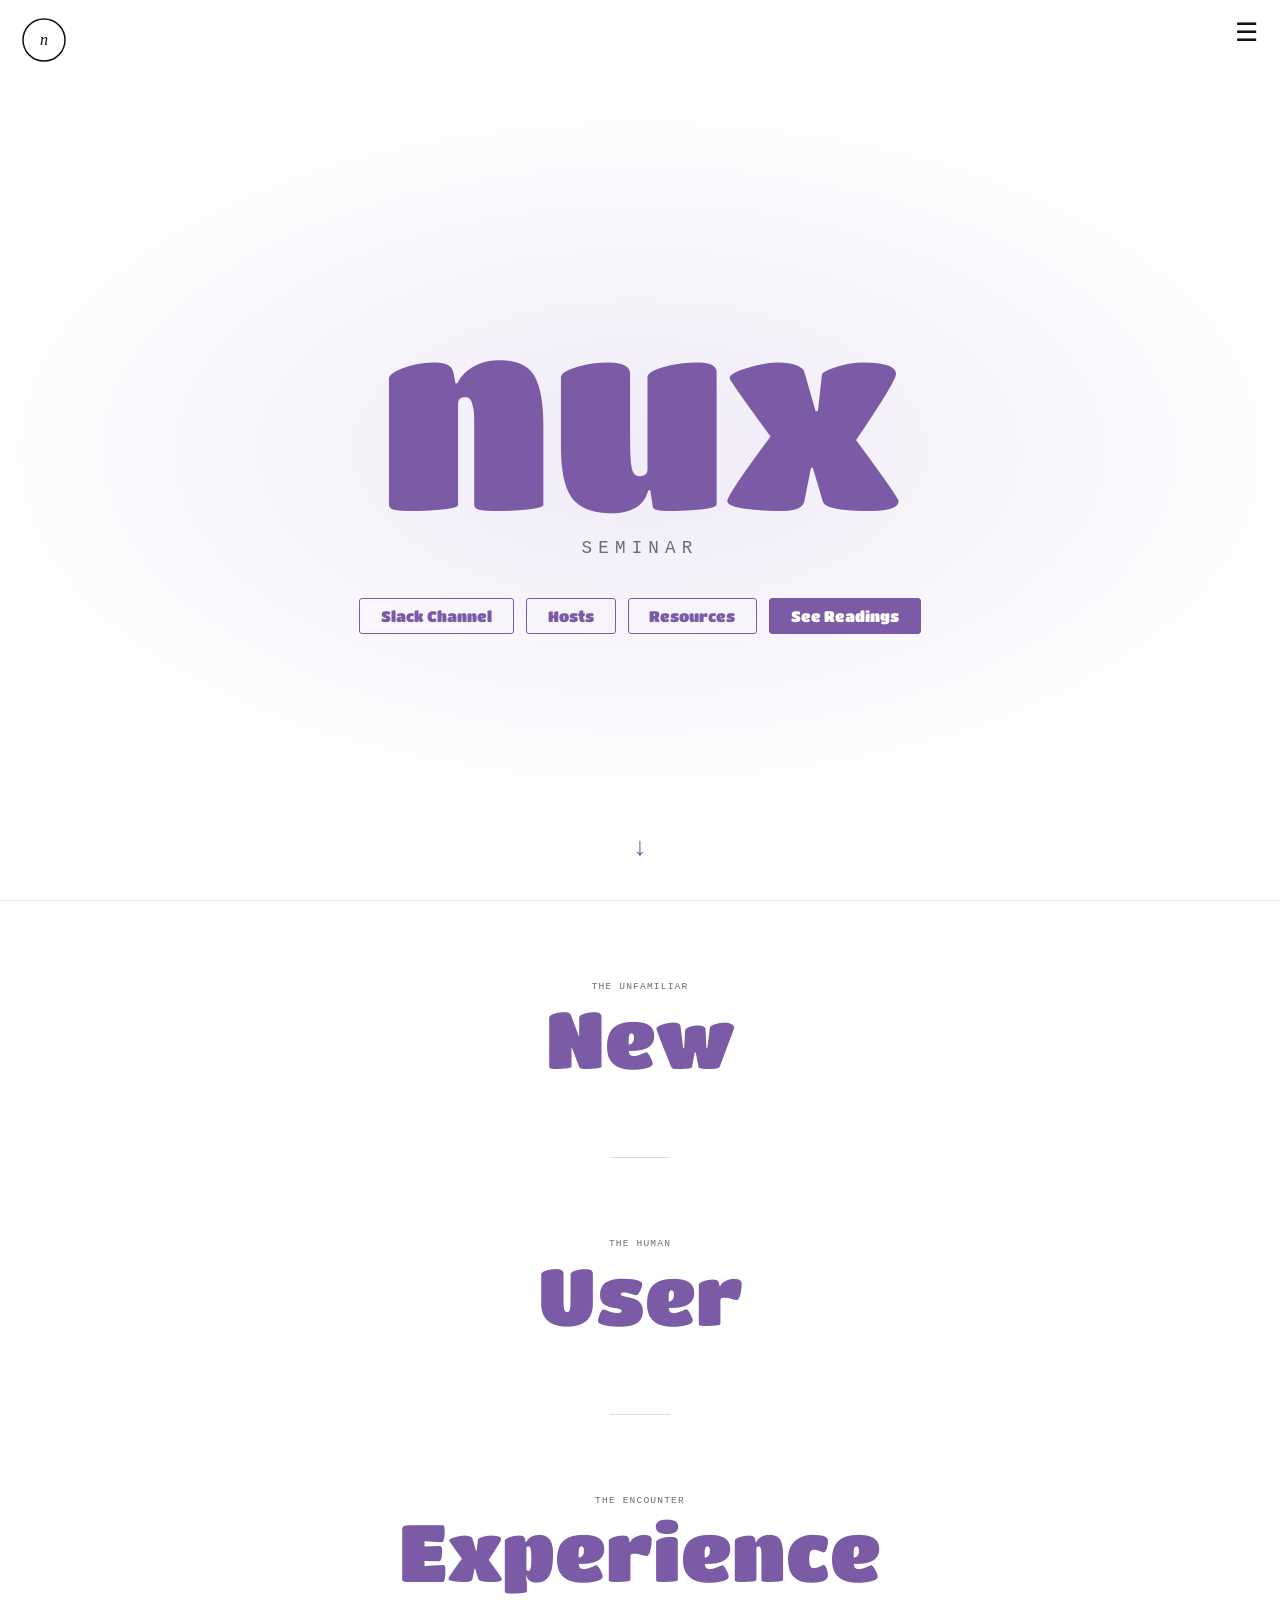
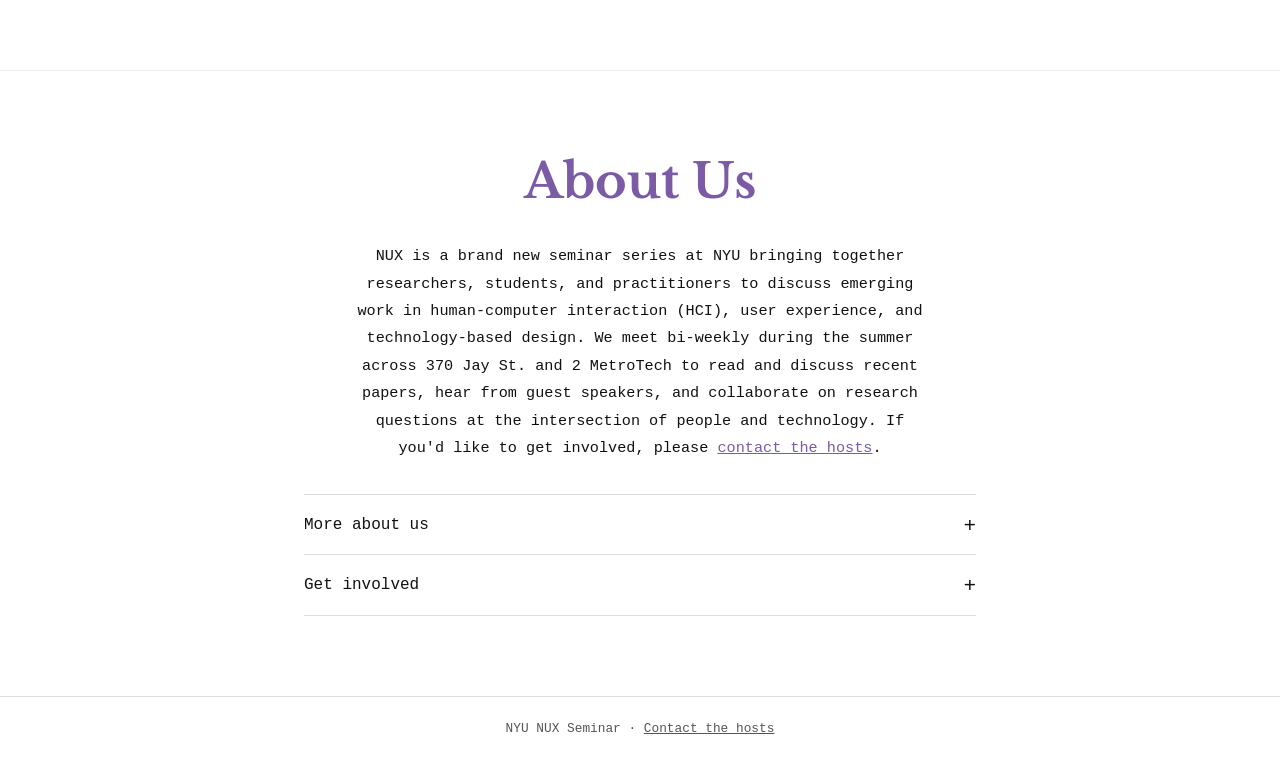
<file: index.html>
<!DOCTYPE html>
<html lang="en">
<head>
  <meta charset="UTF-8">
  <meta name="viewport" content="width=device-width, initial-scale=1.0">
  <title>NUX Seminar</title>
  <link rel="stylesheet" href="style.css?v=5">
  <link href="https://fonts.googleapis.com/css2?family=Titan+One&family=Libre+Baskerville:wght@700&display=block" rel="stylesheet">
</head>
<body>

  <!-- Top bar -->
  <header class="topbar">
    <a href="index.html">
      <!-- Replace src with your actual logo image -->
      <svg class="logo" viewBox="0 0 44 44" fill="none" xmlns="http://www.w3.org/2000/svg" aria-label="NUX home">
        <circle cx="22" cy="22" r="21" stroke="#111" stroke-width="1.5"/>
        <text x="22" y="27" text-anchor="middle" font-family="Georgia, serif" font-style="italic" font-size="16" fill="#111">n</text>
      </svg>
    </a>
    <button class="hamburger" id="menu-open" aria-label="Open menu">&#9776;</button>
  </header>

  <!-- Side drawer -->
  <div class="drawer-overlay" id="drawer-overlay" role="dialog" aria-modal="true" aria-label="Navigation">
    <div class="drawer">
      <button class="drawer-close" id="menu-close" aria-label="Close menu">&#10005;</button>
      <nav>
        <a href="hosts.html">Hosts</a>
        <a href="readings.html">Readings</a>
        <a href="resources.html">Resources</a>
        <a href="https://nyuhci.slack.com/archives/C0B4F48RS00" target="_blank">HCI Slack ↗</a>
      </nav>
    </div>
  </div>

  <!-- Hero -->
  <section class="hero">
    <div class="hero-logo" aria-label="NUX Seminar">
      <div class="hero-wordmark"><span>n</span><span>u</span><span>x</span></div>
      <div class="hero-sub">seminar</div>
    </div>
    <div class="hero-buttons">
      <a href="https://nyuhci.slack.com/archives/C0B4F48RS00" target="_blank" class="btn">Slack Channel</a>
      <a href="hosts.html" class="btn">Hosts</a>
      <a href="resources.html" class="btn">Resources</a>
      <a href="readings.html" class="btn filled">See Readings</a>
    </div>
    <button class="hero-scroll" id="scroll-down" aria-label="Scroll to About Us">↓</button>
  </section>

  <!-- NUX word reveal -->
  <section class="nux-reveal" aria-hidden="true">
    <div class="nux-reveal-item" id="reveal-new">
      <span class="nux-reveal-def">the unfamiliar</span>
      <span class="nux-reveal-word">New</span>
    </div>
    <div class="nux-reveal-sep"></div>
    <div class="nux-reveal-item" id="reveal-user">
      <span class="nux-reveal-def">the human</span>
      <span class="nux-reveal-word">User</span>
    </div>
    <div class="nux-reveal-sep"></div>
    <div class="nux-reveal-item" id="reveal-exp">
      <span class="nux-reveal-def">the encounter</span>
      <span class="nux-reveal-word">Experience</span>
    </div>
  </section>

  <!-- About -->
  <section class="section" id="about">
    <h2 class="section-title">About Us</h2>
    <p style="text-align:center; font-size:0.95rem; line-height:1.8; max-width:580px; margin:0 auto 2rem;">
      NUX is a brand new seminar series at NYU bringing together researchers, students, and practitioners to discuss emerging work in human-computer interaction (HCI), user experience, and technology-based design. We meet bi-weekly during the summer across 370 Jay St. and 2 MetroTech to read and discuss recent papers, hear from guest speakers, and collaborate on research questions at the intersection of people and technology. If you'd like to get involved, please <a href="hosts.html" style="color:#7b5aa6;">contact the hosts</a>.
    </p>

    <div class="accordion" id="accordion">

      <div class="accordion-item">
        <button class="accordion-header" aria-expanded="false" aria-controls="panel-about" id="btn-about">
          More about us
          <span class="accordion-icon" aria-hidden="true">+</span>
        </button>
        <div class="accordion-body" id="panel-about" role="region" aria-labelledby="btn-about" hidden>
          <p>Founded at NYU, NUX (New User Experience) brings together people from computer science, psychology, law, design, and social science to look at HCI problems from multiple angles.</p>
          <p>Our sessions combine close reading of current papers with open discussion. No background in any particular field is required — curiosity is enough.</p>
        </div>
      </div>

      <div class="accordion-item">
        <button class="accordion-header" aria-expanded="false" aria-controls="panel-involve" id="btn-involve">
          Get involved
          <span class="accordion-icon" aria-hidden="true">+</span>
        </button>
        <div class="accordion-body" id="panel-involve" role="region" aria-labelledby="btn-involve" hidden>
          <ul>
            <li><strong>Attend a session</strong> — Open to all NYU affiliates. Check the <a href="readings.html">Readings</a> page for upcoming topics and times.</li>
            <li><strong>Join the Slack</strong> — Connect on the <a href="https://nyuhci.slack.com/archives/C0B4F48RS00" target="_blank">NYU HCI Slack ↗</a>.</li>
            <li><strong>Present your work</strong> — Reach out to the <a href="hosts.html">hosts</a> if you'd like to share ongoing research.</li>
            <li><strong>Suggest a reading</strong> — We welcome paper suggestions from the community.</li>
          </ul>
        </div>
      </div>

    </div>
  </section>

  <footer>
    <p>NYU NUX Seminar &middot; <a href="hosts.html">Contact the hosts</a></p>
  </footer>

  <script src="main.js"></script>
</body>
</html>
</file>
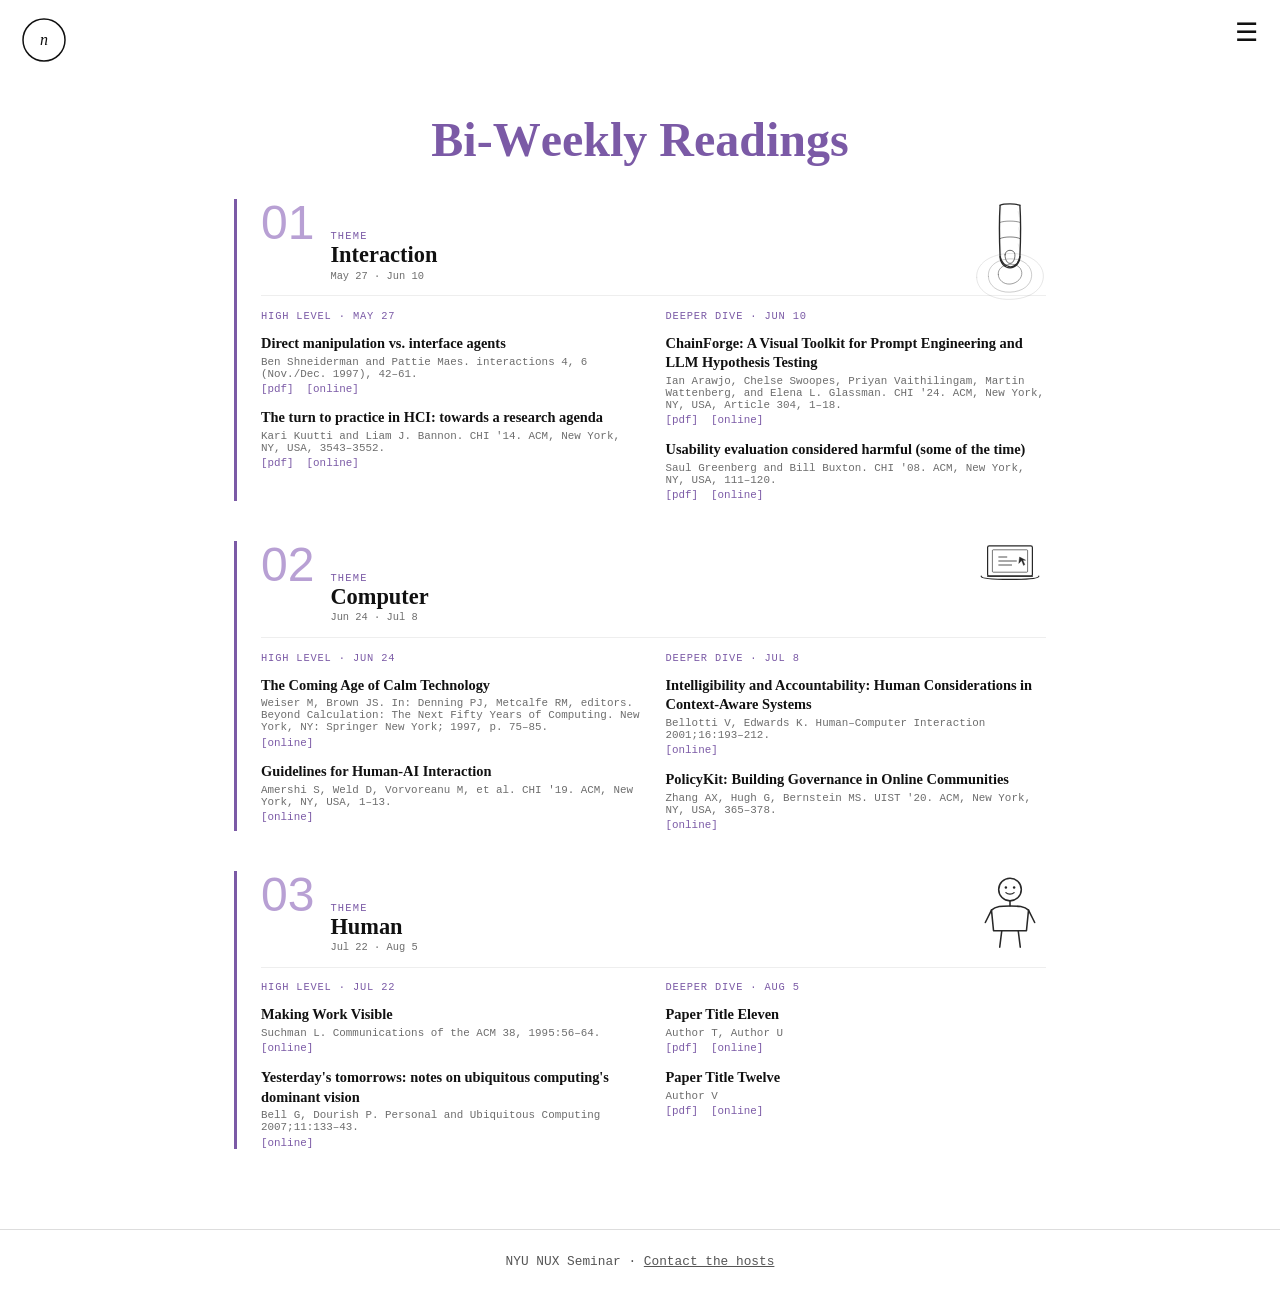
<file: readings.html>
<!DOCTYPE html>
<html lang="en">
<head>
  <meta charset="UTF-8">
  <meta name="viewport" content="width=device-width, initial-scale=1.0">
  <title>Bi-Weekly Readings — NUX Seminar</title>
  <link rel="stylesheet" href="style.css?v=2">
  <link href="https://fonts.googleapis.com/css2?family=DM+Serif+Display:ital@1&display=swap" rel="stylesheet">
</head>
<body>

  <header class="topbar">
    <a href="index.html">
      <svg class="logo" viewBox="0 0 44 44" fill="none" xmlns="http://www.w3.org/2000/svg" aria-label="NUX home">
        <circle cx="22" cy="22" r="21" stroke="#111" stroke-width="1.5"/>
        <text x="22" y="27" text-anchor="middle" font-family="Georgia, serif" font-style="italic" font-size="16" fill="#111">n</text>
      </svg>
    </a>
    <button class="hamburger" id="menu-open" aria-label="Open menu">&#9776;</button>
  </header>

  <div class="drawer-overlay" id="drawer-overlay" role="dialog" aria-modal="true" aria-label="Navigation">
    <div class="drawer">
      <button class="drawer-close" id="menu-close" aria-label="Close menu">&#10005;</button>
      <nav>
        <a href="hosts.html">Hosts</a>
        <a href="readings.html">Readings</a>
        <a href="resources.html">Resources</a>
        <a href="https://nyuhci.slack.com/archives/C0B4F48RS00" target="_blank">HCI Slack ↗</a>
      </nav>
    </div>
  </div>

  <section class="section" style="padding-top: 7rem; max-width: 860px;">
    <h1 class="section-title">Bi-Weekly Readings</h1>

    <div class="readings-list">

      <!-- Theme 1 -->
      <div class="r-theme">
        <img src="icon-interaction.svg" class="r-icon" alt="">
        <div class="r-header">
          <span class="r-num">01</span>
          <div class="r-meta">
            <p class="r-label">Theme</p>
            <p class="r-name">Interaction</p>
            <p class="r-dates">May 27 · Jun 10</p>
          </div>
        </div>
        <div class="r-body">
          <div class="r-session">
            <p class="r-session-label">High Level · May 27</p>
            <div class="r-paper">
              <p class="r-title">Direct manipulation vs. interface agents</p>
              <p class="r-authors">Ben Shneiderman and Pattie Maes. interactions 4, 6 (Nov./Dec. 1997), 42–61.</p>
              <p class="r-links"><a href="https://dl.acm.org/doi/epdf/10.1145/267505.267514" target="_blank">[pdf]</a> <a href="https://doi.org/10.1145/267505.267514" target="_blank">[online]</a></p>
            </div>
            <div class="r-paper">
              <p class="r-title">The turn to practice in HCI: towards a research agenda</p>
              <p class="r-authors">Kari Kuutti and Liam J. Bannon. CHI '14. ACM, New York, NY, USA, 3543–3552.</p>
              <p class="r-links"><a href="https://dl.acm.org/doi/epdf/10.1145/2556288.2557111" target="_blank">[pdf]</a> <a href="https://dl.acm.org/doi/10.1145/2556288.2557111" target="_blank">[online]</a></p>
            </div>
          </div>
          <div class="r-session">
            <p class="r-session-label">Deeper Dive · Jun 10</p>
            <div class="r-paper">
              <p class="r-title">ChainForge: A Visual Toolkit for Prompt Engineering and LLM Hypothesis Testing</p>
              <p class="r-authors">Ian Arawjo, Chelse Swoopes, Priyan Vaithilingam, Martin Wattenberg, and Elena L. Glassman. CHI '24. ACM, New York, NY, USA, Article 304, 1–18.</p>
              <p class="r-links"><a href="https://dl.acm.org/doi/epdf/10.1145/3613904.3642016" target="_blank">[pdf]</a> <a href="https://dl.acm.org/doi/10.1145/3613904.3642016" target="_blank">[online]</a></p>
            </div>
            <div class="r-paper">
              <p class="r-title">Usability evaluation considered harmful (some of the time)</p>
              <p class="r-authors">Saul Greenberg and Bill Buxton. CHI '08. ACM, New York, NY, USA, 111–120.</p>
              <p class="r-links"><a href="https://dl.acm.org/doi/epdf/10.1145/1357054.1357074" target="_blank">[pdf]</a> <a href="https://doi.org/10.1145/1357054.1357074" target="_blank">[online]</a></p>
            </div>
          </div>
        </div>
      </div>

      <!-- Theme 2 -->
      <div class="r-theme">
        <img src="icon-computer.svg" class="r-icon" alt="">
        <div class="r-header">
          <span class="r-num">02</span>
          <div class="r-meta">
            <p class="r-label">Theme</p>
            <p class="r-name">Computer</p>
            <p class="r-dates">Jun 24 · Jul 8</p>
          </div>
        </div>
        <div class="r-body">
          <div class="r-session">
            <p class="r-session-label">High Level · Jun 24</p>
            <div class="r-paper">
              <p class="r-title">The Coming Age of Calm Technology</p>
              <p class="r-authors">Weiser M, Brown JS. In: Denning PJ, Metcalfe RM, editors. Beyond Calculation: The Next Fifty Years of Computing. New York, NY: Springer New York; 1997, p. 75–85.</p>
              <p class="r-links"><a href="https://doi.org/10.1007/978-1-4612-0685-9_6" target="_blank">[online]</a></p>
            </div>
            <div class="r-paper">
              <p class="r-title">Guidelines for Human-AI Interaction</p>
              <p class="r-authors">Amershi S, Weld D, Vorvoreanu M, et al. CHI '19. ACM, New York, NY, USA, 1–13.</p>
              <p class="r-links"><a href="https://dl.acm.org/doi/10.1145/3290605.3300233" target="_blank">[online]</a></p>
            </div>
          </div>
          <div class="r-session">
            <p class="r-session-label">Deeper Dive · Jul 8</p>
            <div class="r-paper">
              <p class="r-title">Intelligibility and Accountability: Human Considerations in Context-Aware Systems</p>
              <p class="r-authors">Bellotti V, Edwards K. Human–Computer Interaction 2001;16:193–212.</p>
              <p class="r-links"><a href="https://doi.org/10.1207/S15327051HCI16234_05" target="_blank">[online]</a></p>
            </div>
            <div class="r-paper">
              <p class="r-title">PolicyKit: Building Governance in Online Communities</p>
              <p class="r-authors">Zhang AX, Hugh G, Bernstein MS. UIST '20. ACM, New York, NY, USA, 365–378.</p>
              <p class="r-links"><a href="https://doi.org/10.1145/3379337.3415858" target="_blank">[online]</a></p>
            </div>
          </div>
        </div>
      </div>

      <!-- Theme 3 -->
      <div class="r-theme">
        <img src="icon-human.svg" class="r-icon" alt="">
        <div class="r-header">
          <span class="r-num">03</span>
          <div class="r-meta">
            <p class="r-label">Theme</p>
            <p class="r-name">Human</p>
            <p class="r-dates">Jul 22 · Aug 5</p>
          </div>
        </div>
        <div class="r-body">
          <div class="r-session">
            <p class="r-session-label">High Level · Jul 22</p>
            <div class="r-paper">
              <p class="r-title">Making Work Visible</p>
              <p class="r-authors">Suchman L. Communications of the ACM 38, 1995:56–64.</p>
              <p class="r-links"><a href="https://doi.org/10.1145/223248.223263" target="_blank">[online]</a></p>
            </div>
            <div class="r-paper">
              <p class="r-title">Yesterday's tomorrows: notes on ubiquitous computing's dominant vision</p>
              <p class="r-authors">Bell G, Dourish P. Personal and Ubiquitous Computing 2007;11:133–43.</p>
              <p class="r-links"><a href="https://doi.org/10.1007/s00779-006-0071-x" target="_blank">[online]</a></p>
            </div>
          </div>
          <div class="r-session">
            <p class="r-session-label">Deeper Dive · Aug 5</p>
            <div class="r-paper">
              <p class="r-title">Paper Title Eleven</p>
              <p class="r-authors">Author T, Author U</p>
              <p class="r-links"><a href="#">[pdf]</a> <a href="#">[online]</a></p>
            </div>
            <div class="r-paper">
              <p class="r-title">Paper Title Twelve</p>
              <p class="r-authors">Author V</p>
              <p class="r-links"><a href="#">[pdf]</a> <a href="#">[online]</a></p>
            </div>
          </div>
        </div>
      </div>

    </div>
  </section>

  <footer>
    <p>NYU NUX Seminar &middot; <a href="hosts.html">Contact the hosts</a></p>
  </footer>

  <script src="main.js"></script>
</body>
</html>
</file>
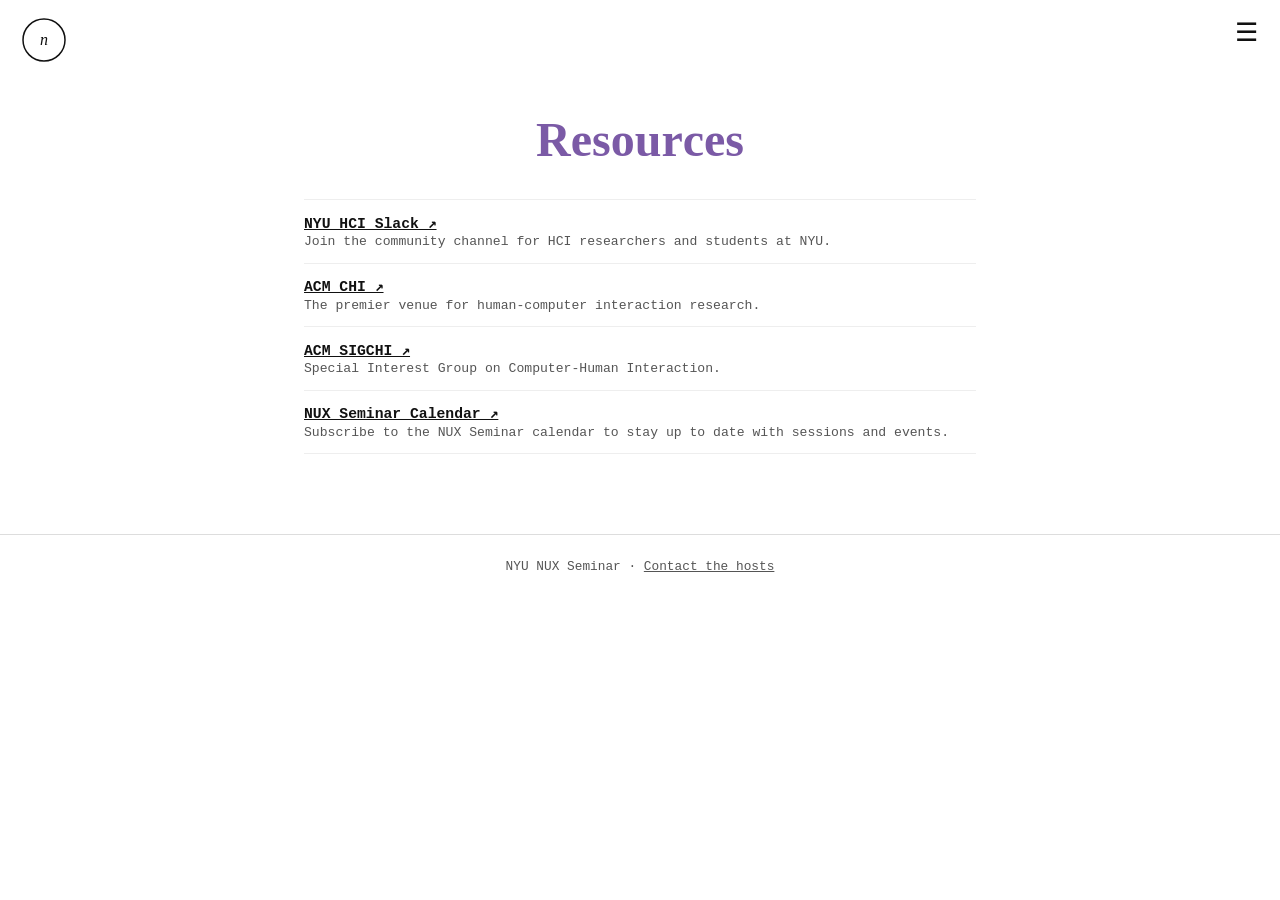
<file: resources.html>
<!DOCTYPE html>
<html lang="en">
<head>
  <meta charset="UTF-8">
  <meta name="viewport" content="width=device-width, initial-scale=1.0">
  <title>Resources — NUX Seminar</title>
  <link rel="stylesheet" href="style.css">
  <link href="https://fonts.googleapis.com/css2?family=DM+Serif+Display:ital@1&display=swap" rel="stylesheet">
</head>
<body>

  <header class="topbar">
    <a href="index.html">
      <svg class="logo" viewBox="0 0 44 44" fill="none" xmlns="http://www.w3.org/2000/svg" aria-label="NUX home">
        <circle cx="22" cy="22" r="21" stroke="#111" stroke-width="1.5"/>
        <text x="22" y="27" text-anchor="middle" font-family="Georgia, serif" font-style="italic" font-size="16" fill="#111">n</text>
      </svg>
    </a>
    <button class="hamburger" id="menu-open" aria-label="Open menu">&#9776;</button>
  </header>

  <div class="drawer-overlay" id="drawer-overlay" role="dialog" aria-modal="true" aria-label="Navigation">
    <div class="drawer">
      <button class="drawer-close" id="menu-close" aria-label="Close menu">&#10005;</button>
      <nav>
        <a href="hosts.html">Hosts</a>
        <a href="readings.html">Readings</a>
        <a href="resources.html">Resources</a>
        <a href="https://nyuhci.slack.com/archives/C0B4F48RS00" target="_blank">HCI Slack ↗</a>
      </nav>
    </div>
  </div>

  <section class="section" style="padding-top: 7rem;">
    <h1 class="section-title">Resources</h1>

    <ul class="resource-list">
      <li>
        <a href="https://nyuhci.slack.com/archives/C0B4F48RS00" target="_blank">NYU HCI Slack ↗</a>
        <span class="desc">Join the community channel for HCI researchers and students at NYU.</span>
      </li>
      <li>
        <a href="https://chi2025.acm.org" target="_blank">ACM CHI ↗</a>
        <span class="desc">The premier venue for human-computer interaction research.</span>
      </li>
      <li>
        <a href="https://dl.acm.org/sig/sigchi" target="_blank">ACM SIGCHI ↗</a>
        <span class="desc">Special Interest Group on Computer-Human Interaction.</span>
      </li>
      <li>
        <a href="https://calendar.google.com/calendar/u/0?cid=Y19lNWMwOGY1MmVkNTUyNzE3OTBlMmQxM2MyMGNkOTg4Yzk5Y2IwM2M4ODQ4NjdkZTdlMTkwMDIwOTZmM2U2MGNhQGdyb3VwLmNhbGVuZGFyLmdvb2dsZS5jb20" target="_blank">NUX Seminar Calendar ↗</a>
        <span class="desc">Subscribe to the NUX Seminar calendar to stay up to date with sessions and events.</span>
      </li>
      <!-- Add more resources here -->
    </ul>
  </section>

  <footer>
    <p>NYU NUX Seminar &middot; <a href="hosts.html">Contact the hosts</a></p>
  </footer>

  <script src="main.js"></script>
</body>
</html>
</file>
<file: style.css>
*, *::before, *::after { box-sizing: border-box; margin: 0; padding: 0; }

body {
  font-family: 'Courier New', Courier, monospace;
  background: #fff;
  color: #111;
  min-height: 100vh;
}

/* ── Top bar ── */
.topbar {
  position: fixed;
  top: 0; left: 0; right: 0;
  display: flex;
  align-items: flex-start;
  justify-content: space-between;
  padding: 1.1rem 1.4rem;
  z-index: 100;
}

.logo {
  width: 44px;
  height: 44px;
  display: block;
}

.hamburger {
  background: none;
  border: none;
  cursor: pointer;
  font-size: 1.6rem;
  line-height: 1;
  padding: 0;
  color: #111;
  margin-top: 2px;
}

/* ── Side drawer ── */
.drawer-overlay {
  display: none;
  position: fixed;
  inset: 0;
  z-index: 200;
}
.drawer-overlay.open { display: block; }

.drawer {
  position: absolute;
  top: 0; right: 0;
  width: 260px;
  height: 100%;
  background: #fff;
  border-left: 1px solid #ddd;
  padding: 1.2rem 1.5rem;
  display: flex;
  flex-direction: column;
}

.drawer-close {
  align-self: flex-end;
  background: none;
  border: none;
  cursor: pointer;
  font-size: 1.6rem;
  color: #111;
  margin-bottom: 0.5rem;
  line-height: 1;
}

.drawer nav a {
  display: block;
  padding: 1rem 0;
  border-bottom: 1px solid #ddd;
  text-decoration: none;
  color: #111;
  font-family: 'Courier New', Courier, monospace;
  font-size: 1rem;
}
.drawer nav a:first-child { border-top: 1px solid #ddd; }
.drawer nav a:hover { opacity: 0.6; }

/* ── Hero ── */
.hero {
  min-height: 100vh;
  display: flex;
  flex-direction: column;
  align-items: center;
  justify-content: center;
  text-align: center;
  padding: 5rem 1.5rem 4rem;
  position: relative;
  background: radial-gradient(ellipse 80% 60% at 50% 50%, #f0ebf8 0%, #fff 70%);
}

.hero-logo {
  margin-bottom: 2.5rem;
  text-align: center;
}

.hero-wordmark {
  font-family: 'Titan One', sans-serif;
  font-size: clamp(5rem, 22vw, 16rem);
  color: #7b5aa6;
  display: inline-flex;
  line-height: 1;
  margin-bottom: 0;
}

.hero-wordmark span {
  display: inline-block;
  animation: dropBounce 10s cubic-bezier(0.34, 1.56, 0.64, 1) infinite;
}
.hero-wordmark span:nth-child(1) { animation-delay: 0s; }
.hero-wordmark span:nth-child(2) { animation-delay: 0.6s; }
.hero-wordmark span:nth-child(3) { animation-delay: 1.2s; }

@keyframes dropBounce {
  0%, 100% { opacity: 0; transform: translateY(-60px); }
  25%, 75% { opacity: 1; transform: translateY(0); }
}

.hero-sub {
  font-family: 'Courier New', Courier, monospace;
  font-size: clamp(0.7rem, 2vw, 1.1rem);
  letter-spacing: 0.35em;
  color: #6d6d6d;
  text-transform: uppercase;
}

.hero-buttons {
  display: flex;
  flex-wrap: wrap;
  gap: 0.75rem;
  justify-content: center;
}

.btn {
  display: inline-flex;
  align-items: center;
  padding: 0.5rem 1.3rem;
  border-radius: 3px;
  border: 1.5px solid #7b5aa6;
  font-family: 'Titan One', sans-serif;
  font-size: 0.95rem;
  text-decoration: none;
  color: #7b5aa6;
  background: transparent;
  cursor: pointer;
  position: relative;
  transition: background 0.15s, color 0.15s, border-color 0.15s;
}
.btn::after {
  content: '';
  position: absolute;
  top: 4px;
  left: 4px;
  right: -4px;
  bottom: -4px;
  border: 1px solid #7b5aa6;
  border-radius: 2px;
  z-index: -1;
  transition: border-color 0.15s;
}
.btn:hover { background: #7b5aa6; color: #fff; border-color: #7b5aa6; }
.btn:hover::after { border-color: #57068c; }
.btn.filled { background: #7b5aa6; color: #fff; border-color: #7b5aa6; }
.btn.filled::after { border-color: #57068c; }
.btn.filled:hover { background: #57068c; border-color: #57068c; }

.hero-scroll {
  position: absolute;
  bottom: 2rem;
  left: 50%;
  transform: translateX(-50%);
  font-size: 1.6rem;
  color: #7b5aa6;
  background: none;
  border: none;
  cursor: pointer;
  padding: 0.5rem;
  animation: arrowBob 1.8s ease-in-out infinite;
  line-height: 1;
}
.hero-scroll:hover { opacity: 0.6; }

@keyframes arrowBob {
  0%, 100% { transform: translateX(-50%) translateY(0); }
  50% { transform: translateX(-50%) translateY(8px); }
}

/* ── NUX word reveal ── */
.nux-reveal {
  display: flex;
  flex-direction: column;
  align-items: center;
  border-top: 1px solid #eee;
  border-bottom: 1px solid #eee;
}

.nux-reveal-item {
  display: flex;
  flex-direction: column;
  align-items: center;
  justify-content: center;
  padding: 5rem 1.5rem;
  width: 100%;
  opacity: 0;
  transform: translateY(24px);
  transition: opacity 0.7s ease, transform 0.7s ease;
}
.nux-reveal-item.visible {
  opacity: 1;
  transform: translateY(0);
}

.nux-reveal-def {
  font-family: 'Courier New', Courier, monospace;
  font-size: 0.6rem;
  letter-spacing: 0.12em;
  color: #6d6d6d;
  text-transform: uppercase;
  margin-bottom: 0.3rem;
}

.nux-reveal-word {
  font-family: 'Titan One', sans-serif;
  font-size: clamp(2.5rem, 8vw, 5rem);
  color: #7b5aa6;
  line-height: 1;
}

.nux-reveal-sep {
  width: 60px;
  height: 1px;
  background: #ddd;
}

/* ── Content sections ── */
.section {
  max-width: 720px;
  margin: 0 auto;
  padding: 5rem 1.5rem;
}

.section-title {
  font-family: 'Libre Baskerville', serif;
  font-weight: 700;
  font-size: clamp(2rem, 6vw, 3rem);
  
  color: #7b5aa6;
  text-align: center;
  margin-bottom: 2rem;
}

.title-letter {
  display: inline-block;
  animation: dropBounce 10s cubic-bezier(0.34, 1.56, 0.64, 1) infinite;
}

/* ── Accordion ── */
.accordion { margin-top: 1.5rem; }

.accordion-item { border-bottom: 1px solid #ddd; }
.accordion-item:first-child { border-top: 1px solid #ddd; }

.accordion-header {
  width: 100%;
  display: flex;
  justify-content: space-between;
  align-items: center;
  padding: 1.1rem 0;
  background: none;
  border: none;
  cursor: pointer;
  font-family: 'Courier New', Courier, monospace;
  font-size: 1rem;
  color: #111;
  text-align: left;
}
.accordion-header:hover { opacity: 0.6; }

.accordion-icon {
  font-size: 1.3rem;
  font-family: sans-serif;
  transition: transform 0.2s;
  flex-shrink: 0;
}
.accordion-header[aria-expanded="true"] .accordion-icon { transform: rotate(45deg); }

.accordion-body {
  padding-bottom: 1.25rem;
  font-size: 0.95rem;
  line-height: 1.75;
}
.accordion-body p + p { margin-top: 0.75rem; }
.accordion-body ul { padding-left: 1.2rem; }
.accordion-body li + li { margin-top: 0.5rem; }
.accordion-body a { color: #111; }

/* ── Hosts grid ── */
.hosts-grid {
  display: grid;
  grid-template-columns: 1fr 1fr;
  gap: 2rem;
  margin-top: 1.5rem;
  max-width: 900px;
  margin-left: auto;
  margin-right: auto;
}
.host-card {
  border: 1px solid #ddd;
  padding: 1.25rem;
  position: relative;
  overflow: hidden;
}
.host-card::after {
  content: '';
  position: absolute;
  top: 4px; left: 4px; right: -4px; bottom: -4px;
  border: 1px solid #ddd;
  z-index: -1;
}
.host-photo {
  width: calc(100% + 2.5rem);
  aspect-ratio: 1/1;
  object-fit: cover;
  object-position: top;
  display: block;
  margin: -1.25rem -1.25rem 1rem -1.25rem;
}
.host-card h3 {
  font-family: 'Libre Baskerville', serif;
  font-weight: 700;
  font-size: 1.3rem;
  color: #7b5aa6;
  margin-bottom: 0.2rem;
}
.host-card .role { font-size: 0.72rem; color: #6d6d6d; letter-spacing: 0.05em; margin-bottom: 0.1rem; }
.host-card .dept { font-size: 0.72rem; color: #6d6d6d; letter-spacing: 0.05em; margin-bottom: 0.75rem; line-height: 1.5; }
.host-card .bio { font-size: 0.75rem; color: #444; line-height: 1.65; margin-bottom: 1rem; }
.host-links { display: flex; flex-direction: column; gap: 4px; }
.host-links a { font-size: 0.72rem; color: #7b5aa6; text-decoration: none; letter-spacing: 0.03em; }
.host-links a:hover { text-decoration: underline; }

/* ── Readings C1 layout ── */
.readings-list { margin-top: 2rem; display: flex; flex-direction: column; gap: 2.5rem; }

.r-theme { border-left: 3px solid #7b5aa6; padding-left: 1.5rem; position: relative; }

.r-header { display: flex; align-items: baseline; gap: 1rem; margin-bottom: 0.85rem; }

.r-num {
  font-family: 'Titan One', sans-serif;
  font-size: 3rem;
  color: #b8a0d4;
  line-height: 1;
  flex-shrink: 0;
}

.r-label { font-size: 0.65rem; color: #7b5aa6; letter-spacing: 0.12em; text-transform: uppercase; }
.r-name { font-family: 'Libre Baskerville', serif; font-weight: 700; font-size: 1.4rem; color: #111; }
.r-dates { font-size: 0.65rem; color: #6d6d6d; margin-top: 0.1rem; }
.r-icon {
  position: absolute;
  right: 0;
  top: 0;
  width: 72px;
  height: auto;
  opacity: 0.9;
}

.r-body {
  display: grid;
  grid-template-columns: 1fr 1fr;
  gap: 1.5rem;
  border-top: 1px solid #eee;
  padding-top: 0.85rem;
}

.r-session-label {
  font-size: 0.65rem;
  color: #7b5aa6;
  letter-spacing: 0.08em;
  text-transform: uppercase;
  margin-bottom: 0.75rem;
}

.r-paper { margin-bottom: 0.85rem; }
.r-paper:last-child { margin-bottom: 0; }

.r-title {
  font-family: 'Libre Baskerville', serif;
  font-weight: 700;
  font-size: 0.9rem;
  color: #111;
  line-height: 1.35;
  margin-bottom: 0.15rem;
}

.r-authors { font-size: 0.68rem; color: #6d6d6d; margin-bottom: 0.2rem; }

.r-links { font-size: 0.68rem; }
.r-links a { color: #7b5aa6; text-decoration: none; margin-right: 0.4rem; }
.r-links a:hover { text-decoration: underline; }

/* ── Readings table ── */
table {
  width: 100%;
  border-collapse: collapse;
  margin-top: 1.5rem;
  font-size: 0.9rem;
}
th {
  text-align: left;
  border-bottom: 2px solid #111;
  padding: 0.5rem 0.75rem;
  font-weight: bold;
}
td {
  padding: 0.6rem 0.75rem;
  vertical-align: top;
  border-bottom: 1px solid #eee;
}
tr:last-child td { border-bottom: none; }
td a { color: #111; }

/* ── Resources ── */
.resource-list { list-style: none; margin-top: 1.5rem; }
.resource-list li {
  padding: 0.85rem 0;
  border-bottom: 1px solid #eee;
  font-size: 0.92rem;
}
.resource-list li:first-child { border-top: 1px solid #eee; }
.resource-list a { color: #111; font-weight: bold; }
.resource-list .desc { display: block; font-size: 0.82rem; color: #555; margin-top: 0.15rem; }

/* ── Footer ── */
footer {
  border-top: 1px solid #ddd;
  text-align: center;
  padding: 1.5rem;
  font-size: 0.8rem;
  color: #555;
}
footer a { color: #555; }
</file>
